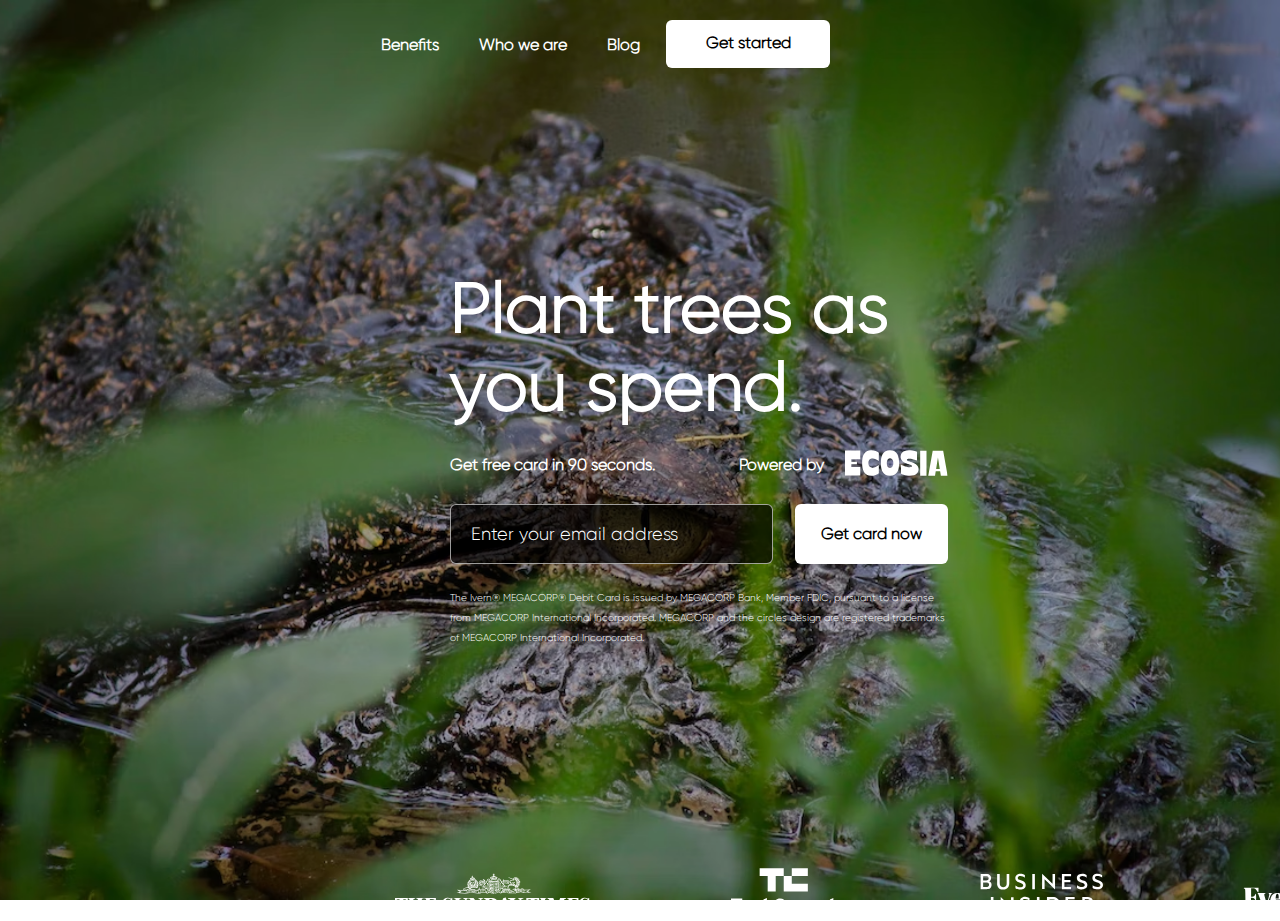
<file: indexrefactor.html>
<!DOCTYPE html>
<html lang="en">
  <head>
    <meta charset="UTF-8" />
    <meta http-equiv="X-UA-Compatible" content="IE=edge" />
    <meta name="viewport" content="width=device-width, initial-scale=1.0" />
    <link rel="stylesheet" href="/stylerefactor.css" />
    <title>Ivern</title>
  </head>
  <body>
    <div class="header">
      <div class="navbar-content">
        <nav class="navbar">
          <img src="/img/Ivern_free-file-FIXED-2.png" alt="" />
          <ul class="main-list">
            <li class="benefits top-list">
              <a href=""></a>Benefits
              <ul class="benefits-list">
                <li><a href=""></a>Plant trees as you spend</li>
                <li><a href=""></a>Wooden card</li>
                <li><a href=""></a>Earn eco rewards</li>
                <li><a href=""></a>How we compare</li>
                <li><a href=""></a>Fossil-fuel free account</li>
                <li><a href=""></a>Customer reviews</li>
              </ul>
            </li>
            <li class="who top-list">
              <a href=""></a>Who we are
              <ul class="who-list">
                <li><a href=""></a>Our mission</li>
                <li><a href=""></a>Careers</li>
                <li><a href=""></a>FAQs</li>
              </ul>
            </li>
            <li class="blog top-list"><a href=""></a>Blog</li>
          </ul>
          <div class="get-started">Get started</div>
        </nav>
      </div>
    </div>
    <div class="middle-section">
      <div class="heading">
        <h1>Plant trees as you spend.</h1>
        <p>Get free card in 90 seconds. &emsp; &emsp; &emsp; &emsp; Powered by <img src="/img/62fbc4e384ed9b40c76c62b6_ecosia svg.svg" alt="ECOSIA" /></p>
      </div>
      <input type="email" name="email" id="email" class="email-input" placeholder="Enter your email address" />
      <div class="get-card">Get card now</div>
      <div class="mini-text">
        <p>The Ivern® MEGACORP® Debit Card is issued by MEGACORP Bank, Member FDIC, pursuant to a license from MEGACORP International Incorporated. MEGACORP and the circles design are registered trademarks of MEGACORP International Incorporated.</p>
      </div>
      <div class="bottom-logos">
        <div class="logo1"><img src="/img/thesundaytimes.svg" alt="" /></div>
        <div class="logo2"><img src="/img/techcrunch.svg" alt="" /></div>
        <div class="logo3"><img src="/img/business insider.svg" alt="" /></div>
        <div class="logo4"><img src="/img/evening standard.svg" alt="" /></div>
      </div>
    </div>
  </body>
</html>
</file>
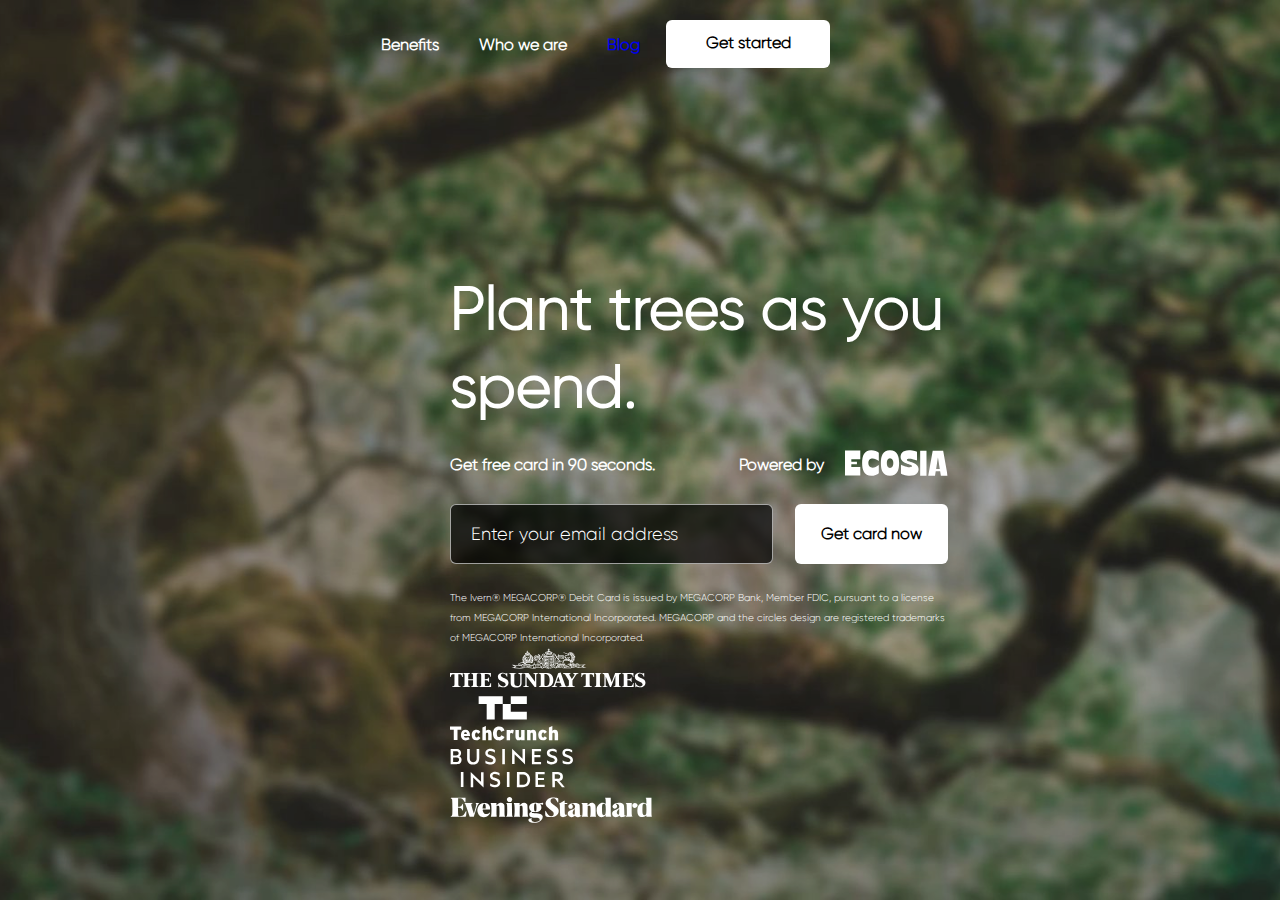
<file: indexresponsive.html>
<!DOCTYPE html>
<html lang="en">
  <head>
    <meta charset="UTF-8" />
    <meta http-equiv="X-UA-Compatible" content="IE=edge" />
    <meta name="viewport" content="width=device-width, initial-scale=1.0" />
    <link rel="stylesheet" href="/style.css" />
    <title>Ivern</title>
  </head>
  <body>
    <div class="header">
      <div class="navbar-content">
        <nav class="navbar">
          <a href="index.html"><img class="logo" src="/img/Ivern_free-file-FIXED-2.png" alt="" /></a>
          <ul class="main-list">
            <li class="benefits top-list">
              <span class="benefits-opener">Benefits</span>
              <ul class="benefits-list">
                <li><a href="/index.html"></a>Plant trees as you spend</li>
                <li><a href="/index.html"></a>Wooden card</li>
                <li><a href="/index.html"></a>Earn eco rewards</li>
                <li><a href="/index.html"></a>How we compare</li>
                <li><a href="/index.html"></a>Fossil-fuel free account</li>
                <li><a href="/index.html"></a>Customer reviews</li>
              </ul>
            </li>
            <li class="who top-list">
              <span class="who-opener">Who we are</span>
              <ul class="who-list">
                <li><a href="/index.html"></a>Our mission</li>
                <li><a href="/index.html"></a>Careers</li>
                <li><a href="/index.html"></a>FAQs</li>
              </ul>
            </li>
            <li class="blog top-list"><a href="/index.html">Blog</a></li>
          </ul>
          <div class="get-started">Get started</div>
        </nav>
      </div>
    </div>
    <div class="middle-section">
      <div class="heading">
        <h1>Plant trees as you spend.</h1>
        <p>Get free card in 90 seconds. &emsp; &emsp; &emsp; &emsp; Powered by <img src="/img/62fbc4e384ed9b40c76c62b6_ecosia svg.svg" alt="ECOSIA" /></p>
      </div>
      <input type="email" name="email" id="email" class="email-input" placeholder="Enter your email address" />
      <div class="get-card">Get card now</div>
      <div class="mini-text">
        <p>The Ivern® MEGACORP® Debit Card is issued by MEGACORP Bank, Member FDIC, pursuant to a license from MEGACORP International Incorporated. MEGACORP and the circles design are registered trademarks of MEGACORP International Incorporated.</p>
      </div>
      <div class="bottom-logos">
        <div class="logo1"><img src="/img/thesundaytimes.svg" alt="" /></div>
        <div class="logo2"><img src="/img/techcrunch.svg" alt="" /></div>
        <div class="logo3"><img src="/img/business insider.svg" alt="" /></div>
        <div class="logo4"><img src="/img/evening standard.svg" alt="" /></div>
      </div>
    </div>
  </body>
</html>
</file>
<file: stylerefactor.css>
@font-face {
  font-family: "GilroyLight";
  src: url(/fonts/Radomir\ Tinkov\ -\ Gilroy-Light.otf);
}
@font-face {
  font-family: "GilroyExtraBold";
  src: url(/fonts/Radomir\ Tinkov\ -\ Gilroy-ExtraBold.otf);
}

* {
  margin: 0;
  padding: 0;
}

*,
*::before,
*::after {
  box-sizing: inherit;
}

html {
  /* font-size: 62.5%; */
}

@media only screen and (max-width: 800px) {
  html {
    font-size: 50%;
  }
}

body {
  box-sizing: border-box;
  font-family: "GilroyLight", sans-serif;
  font-weight: 500;
  line-height: 1.6;
  font-weight: bold;
  /* background: rgb(11, 11, 37); */
}

ul {
  list-style-type: none;
}

a {
  text-decoration: none;
}

.header {
  /* height: 100vh; */
}

.header::before {
  content: "";
  background: url(/img/photo-1544534902-3fc187aa0e54.avif) no-repeat center center/cover;
  position: absolute;
  top: 0;
  left: 0;
  width: 100%;
  height: 100%;
  z-index: -1;
  filter: brightness(80%);
  animation: change 120s infinite ease-out;
  justify-content: center;
}

@keyframes change {
  25% {
    background-image: url(/img/treelake.avif);
  }
  50% {
    background-image: url(/img/homepage2000.jpg);
  }
  75% {
    background-image: url(/img/photo-1544534902-3fc187aa0e54.avif);
  }
}

.navbar {
  display: flex;
  justify-content: flex-end;
  height: 70px;
  align-items: center;
}

.navbar img {
  position: absolute;
  top: 15px;
  right: 1300px;
}

.navbar .main-list {
  margin-top: 20px;
  margin-right: 600px;
  display: flex;
  align-items: center;
}

.navbar > ul .top-list {
  color: white;
  margin-right: 40px;
}

.get-started {
  cursor: pointer;
  position: absolute;
  top: 20px;
  right: 450px;
  width: 164px;
  min-height: 48px;
  padding: 10px 30px;
  border-radius: 6px;
  background-color: #fff;
  color: rgb(0, 0, 0);
  text-align: center;
  transition: color 0.2s, background-color 0.2s;
}

.get-started:hover {
  background: #0c5153;
  color: #fff;
}

.benefits-list {
  position: absolute;
  top: 85px;
  background: #fff;
  color: #0c5153;
  border-radius: 6px;
  width: 300px;
  padding-left: 30px;
  padding-top: 15px;
  padding-bottom: 25px;
  visibility: hidden;
  opacity: 0;
  transition: all 0.3s ease-out;
}

.benefits-list a {
  color: rgb(0, 63, 69);
  display: inline-block;
  margin-bottom: 30px;
}

.benefits:hover .benefits-list {
  visibility: visible;
  opacity: 1;
}

.who-list {
  position: absolute;
  top: 85px;
  background: #fff;
  color: #0c5153;
  border-radius: 6px;
  width: 300px;
  padding-left: 30px;
  padding-top: 15px;
  padding-bottom: 25px;
  visibility: hidden;
  opacity: 0;
  transition: all 0.3s ease-out;
}

.who-list a {
  color: #0c5153;
  display: inline-block;
  margin-bottom: 30px;
}

.who:hover .who-list {
  visibility: visible;
  opacity: 1;
}

.middle-section {
  display: flex;
  height: 600px;
  width: 500px;
  margin-left: 450px;
  flex-direction: column;
  margin-top: 200px;
}

.heading {
  color: #fff;
  line-height: 78px;
  font-size: 35px;
  font-weight: 600;
  /* font-family: "GilroyExtraBold"; */
}

.heading h1 {
  /* margin-bottom: 20px; */
}

.heading p {
  font-size: 16px;
  font-weight: bold;
}

.heading img {
  position: absolute;
  top: 450px;
  left: 845px;
}

.email-input {
  height: 60px;
  width: 323px;
  border-radius: 6px;
  /* border: solid 0.5px #fff; */
  border: 1px solid hsla(0, 0%, 100%, 0.6);
  background-color: RGBA(0, 0, 0, 0.7);
  text-align: inherit;
  padding: 20px;
  font-family: "GilroyLight";
  font-size: 18px;
  color: #fff;
}

.email-input::placeholder {
  font-family: "GilroyLight";
  font-size: 18px;
  font-weight: 400;
  vertical-align: middle;

  /* background: transparent; */
  color: #fff;
}

.email-input:focus {
  outline-style: solid;
  /* border-color: blue; */
}

.get-card {
  cursor: pointer;
  position: absolute;
  left: 795px;
  top: 504px;
  right: 450px;
  width: 153px;
  min-height: 60px;
  padding-top: 17px;
  border-radius: 6px;
  background-color: #fff;
  color: rgb(0, 0, 0);
  text-align: center;
  transition: color 0.2s, background-color 0.2s;
  font-weight: 600;
}

.get-card:hover {
  background: #0c5153;
  color: #fff;
}

.mini-text {
  color: #fff;
  font-size: 10px;
  line-height: 20px;
  vertical-align: baseline;
  margin-top: 24px;
  font-weight: 500;
  text-align: left;
}

.bottom-logos {
  /* margin-right: 500px; */
  margin-left: 300px;
  margin-top: 220px;
  display: flex;
  justify-content: center;
  align-items: flex-end;
}

.bottom-logos > div {
  margin-left: 140px;
}
</file>
<file: style.css>
@font-face {
  font-family: "GilroyLight";
  src: url(/fonts/Radomir\ Tinkov\ -\ Gilroy-Light.otf);
}
@font-face {
  font-family: "GilroyExtraBold";
  src: url(/fonts/Radomir\ Tinkov\ -\ Gilroy-ExtraBold.otf);
}

* {
  margin: 0;
  padding: 0;
}

*,
*::before,
*::after {
  box-sizing: inherit;
}

html {
  /* font-size: 62.5%; */
}

@media only screen and (max-width: 800px) {
  html {
    font-size: 50%;
  }
}

body {
  box-sizing: border-box;
  font-family: "GilroyLight", sans-serif;
  font-weight: 500;
  line-height: 1.6;
  font-weight: bold;
  /* background: rgb(11, 11, 37); */
}

ul {
  list-style-type: none;
}

a {
  text-decoration: none;
}

.header {
  /* height: 100vh; */
}

.header::before {
  content: "";
  background: url(/img/homepage-trees2000.jpg) no-repeat center center/cover;

  opacity: 0.9;
  position: absolute;
  top: 0;
  left: 0;
  width: 100%;
  height: 100%;
  z-index: -1;
  filter: brightness(80%);
}

.navbar {
  display: flex;
  justify-content: flex-end;
  height: 70px;
  align-items: center;
}

.navbar img {
  position: absolute;
  top: 15px;
  right: 1300px;
}

.navbar .main-list {
  margin-top: 20px;
  margin-right: 600px;
  display: flex;
  align-items: center;
}

.navbar > ul .top-list {
  color: white;
  margin-right: 40px;
}

.get-started {
  cursor: pointer;
  position: absolute;
  top: 20px;
  right: 450px;
  width: 164px;
  min-height: 48px;
  padding: 10px 30px;
  border-radius: 6px;
  background-color: #fff;
  color: rgb(0, 0, 0);
  text-align: center;
  transition: color 0.2s, background-color 0.2s;
}

.get-started:hover {
  background: #0c5153;
  color: #fff;
}

.benefits-list {
  position: absolute;
  top: 85px;
  background: #fff;
  color: #0c5153;
  border-radius: 6px;
  width: 300px;
  padding-left: 30px;
  padding-top: 15px;
  padding-bottom: 25px;
  visibility: hidden;
  opacity: 0;
  transition: all 0.3s ease-out;
}

.benefits-list a {
  color: rgb(0, 63, 69);
  display: inline-block;
  margin-bottom: 30px;
}

.benefits:hover .benefits-list {
  visibility: visible;
  opacity: 1;
}

.who-list {
  position: absolute;
  top: 85px;
  background: #fff;
  color: #0c5153;
  border-radius: 6px;
  width: 300px;
  padding-left: 30px;
  padding-top: 15px;
  padding-bottom: 25px;
  visibility: hidden;
  opacity: 0;
  transition: all 0.3s ease-out;
}

.who-list a {
  color: #0c5153;
  display: inline-block;
  margin-bottom: 30px;
}

.who:hover .who-list {
  visibility: visible;
  opacity: 1;
}

.middle-section {
  display: flex;
  height: 600px;
  width: 500px;
  margin-left: 450px;
  flex-direction: column;
  margin-top: 200px;
}

.heading {
  color: #fff;
  line-height: 78px;
  font-size: 30px;
  /* font-weight: 800; */
  /* font-family: "GilroyExtraBold"; */
}

.heading p {
  font-size: 16px;
  font-weight: bold;
}

.heading img {
  position: absolute;
  top: 450px;
  left: 845px;
}

.email-input {
  height: 60px;
  width: 323px;
  border-radius: 6px;
  /* border: solid 0.5px #fff; */
  border: 1px solid hsla(0, 0%, 100%, 0.6);
  background-color: RGBA(0, 0, 0, 0.7);
  text-align: inherit;
  padding: 20px;
  font-family: "GilroyLight";
  font-size: 18px;
  color: #fff;
}

.email-input::placeholder {
  font-family: "GilroyLight";
  font-size: 18px;
  font-weight: 400;
  vertical-align: middle;

  /* background: transparent; */
  color: #fff;
}

.email-input:focus {
  outline-style: solid;
  /* border-color: blue; */
}

.get-card {
  cursor: pointer;
  position: absolute;
  left: 795px;
  top: 504px;
  right: 450px;
  width: 153px;
  min-height: 60px;
  padding-top: 17px;
  border-radius: 6px;
  background-color: #fff;
  color: rgb(0, 0, 0);
  text-align: center;
  transition: color 0.2s, background-color 0.2s;
  font-weight: 600;
}

.get-card:hover {
  background: #0c5153;
  color: #fff;
}

.mini-text {
  color: #fff;
  font-size: 10px;
  line-height: 20px;
  vertical-align: baseline;
  margin-top: 24px;
  font-weight: 500;
  text-align: left;
}
</file>
